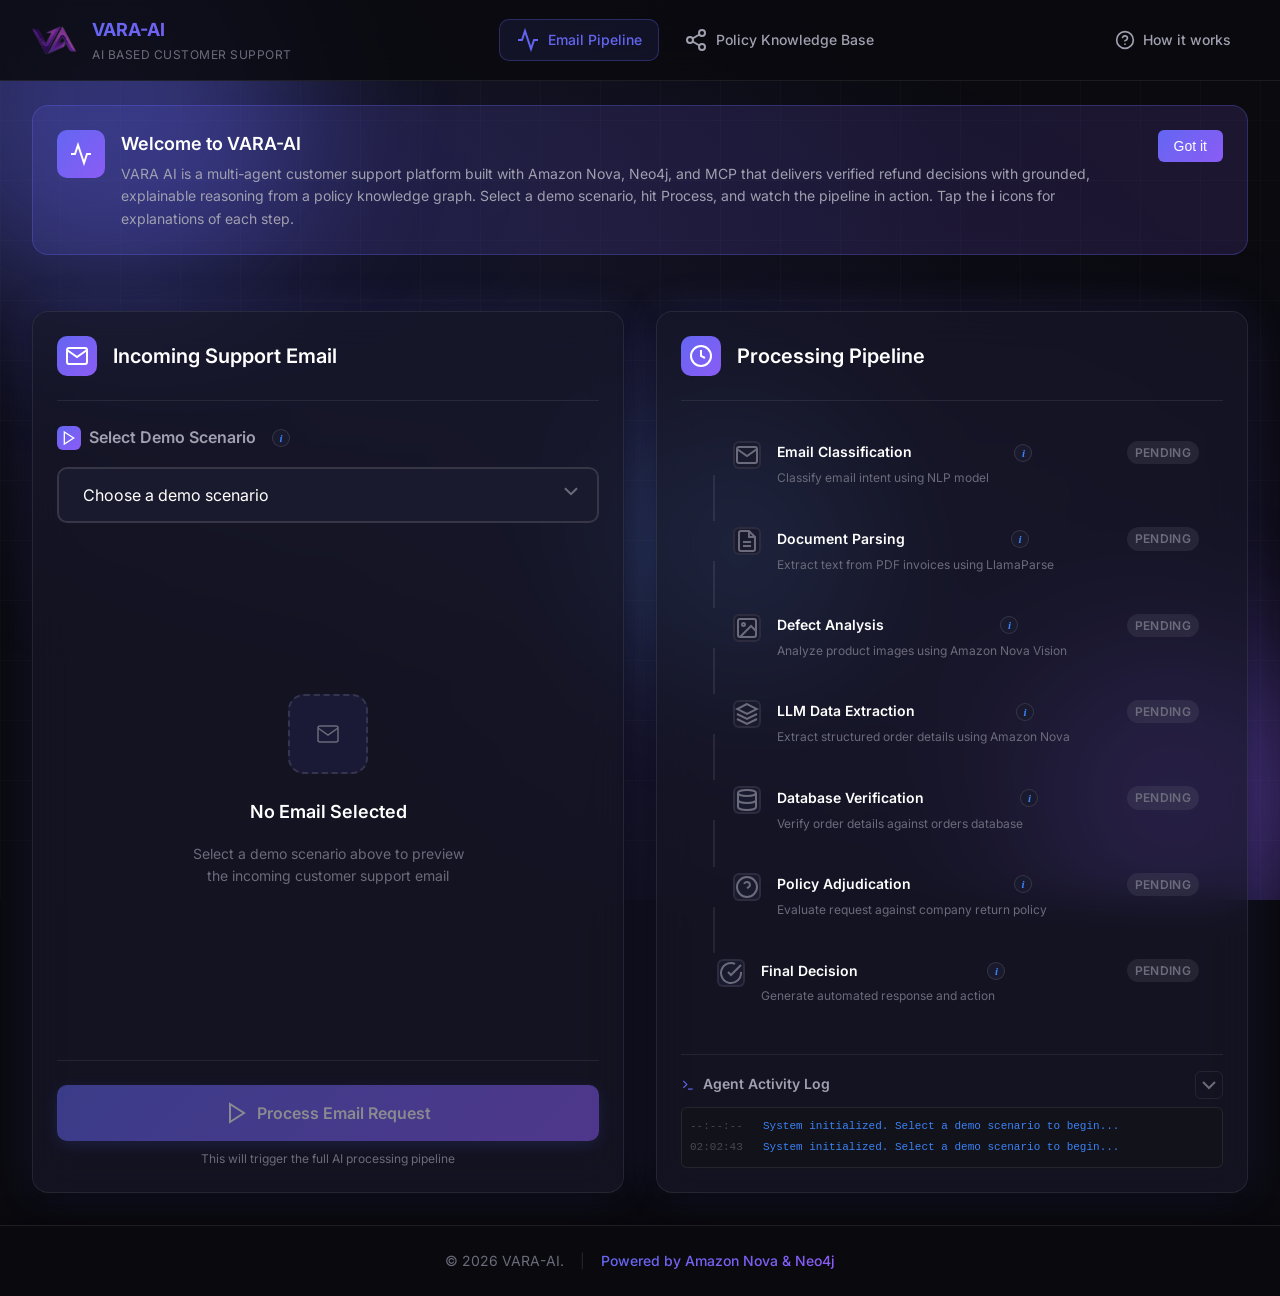
<file: vara-ai-frontend/public/index.html>
<!DOCTYPE html>
<html lang="en">

<head>
    <meta charset="UTF-8">
    <meta name="viewport" content="width=device-width, initial-scale=1.0">
    <title>VARA-AI</title>
    <meta name="description"
        content="AI-powered customer support automation demo - simulate email processing, verification, and policy adjudication">
    <link rel="preconnect" href="https://fonts.googleapis.com">
    <link rel="preconnect" href="https://fonts.gstatic.com" crossorigin>
    <link href="https://fonts.googleapis.com/css2?family=Inter:wght@300;400;500;600;700;800&display=swap"
        rel="stylesheet">
    <link rel="icon" type="image/png" href="favicon.png">
    <!-- Critical CSS to prevent Flash of Unstyled Content (FOUC) -->
    <style>
        /* Prevent SVGs from being oversized on first paint */
        svg:not([width]):not([height]) {
            width: 24px;
            height: 24px;
        }
    </style>
    <link rel="stylesheet" href="navbar.css">
    <link rel="stylesheet" href="hld-modal.css">
    <link rel="stylesheet" href="styles.css">
</head>

<body>
    <!-- Background Effects -->
    <div class="bg-gradient"></div>
    <div class="bg-grid"></div>
    <div class="floating-orbs">
        <div class="orb orb-1"></div>
        <div class="orb orb-2"></div>
        <div class="orb orb-3"></div>
    </div>

    <!-- Shared Navbar (injected by navbar.js) -->
    <div id="navbar-placeholder"></div>

    <!-- Onboarding Banner -->
    <div class="onboarding-banner" id="onboardingBanner">
        <div class="onboarding-icon">
            <svg viewBox="0 0 24 24" fill="none" stroke="currentColor" stroke-width="2">
                <path d="M22 12h-4l-3 9L9 3l-3 9H2" />
            </svg>
        </div>
        <div class="onboarding-content">
            <h3 class="onboarding-title">Welcome to VARA-AI</h3>
            <p class="onboarding-text">VARA AI is a multi-agent customer support platform built with Amazon Nova, Neo4j,
                and MCP that delivers verified refund decisions with grounded, explainable reasoning from a policy
                knowledge graph. Select a demo scenario, hit Process, and watch the pipeline in action. Tap the
                <strong>i</strong> icons for explanations of each step.
            </p>
        </div>
        <button class="onboarding-dismiss" id="dismissOnboarding">Got it</button>
    </div>

    <!-- Main Container -->
    <main class="main-container">
        <!-- Left Panel: Email Preview -->
        <section class="panel panel-input">
            <div class="panel-header">
                <div class="panel-icon">
                    <svg viewBox="0 0 24 24" fill="none" stroke="currentColor" stroke-width="2">
                        <path d="M4 4h16c1.1 0 2 .9 2 2v12c0 1.1-.9 2-2 2H4c-1.1 0-2-.9-2-2V6c0-1.1.9-2 2-2z" />
                        <polyline points="22,6 12,13 2,6" />
                    </svg>
                </div>
                <h2 class="panel-title">Incoming Support Email</h2>
            </div>

            <!-- Demo Scenario Selection -->
            <div class="scenario-section">
                <div class="section-header">
                    <span class="step-badge">
                        <svg viewBox="0 0 24 24" fill="none" stroke="currentColor" stroke-width="2" width="14"
                            height="14">
                            <polygon points="5 3 19 12 5 21 5 3" />
                        </svg>
                    </span>
                    <h3>Select Demo Scenario</h3>
                    <button class="info-icon" data-tooltip="scenario" tabindex="0"
                        aria-label="Info about demo scenarios">i</button>
                </div>
                <div class="scenario-select-wrapper">
                    <select id="scenarioSelect" class="select-input">
                        <option value="">Choose a demo scenario</option>
                    </select>
                    <div class="select-arrow">
                        <svg viewBox="0 0 24 24" fill="none" stroke="currentColor" stroke-width="2">
                            <polyline points="6 9 12 15 18 9" />
                        </svg>
                    </div>
                </div>
            </div>

            <!-- Email Preview (appears on selection) -->
            <div id="emailPreview" class="email-preview hidden">
                <!-- Email Header -->
                <div class="email-header-card">
                    <div class="email-meta-row">
                        <div class="email-meta-item">
                            <span class="meta-label">To:</span>
                            <span class="meta-value support-email">vara.assist@gmail.com</span>
                        </div>
                    </div>

                    <div class="email-meta-row">
                        <div class="email-meta-item">
                            <span class="meta-label">Received:</span>
                            <span class="meta-value" id="receivedAt"></span>
                        </div>
                    </div>
                </div>

                <!-- Email Body -->
                <div class="email-body-section">
                    <div class="section-label">
                        <svg viewBox="0 0 24 24" fill="none" stroke="currentColor" stroke-width="2" width="14"
                            height="14">
                            <path d="M14 2H6a2 2 0 0 0-2 2v16a2 2 0 0 0 2 2h12a2 2 0 0 0 2-2V8z" />
                            <polyline points="14 2 14 8 20 8" />
                            <line x1="16" y1="13" x2="8" y2="13" />
                            <line x1="16" y1="17" x2="8" y2="17" />
                        </svg>
                        Email Content
                    </div>
                    <div class="email-body-content" id="emailBody">
                        <!-- Email body will be inserted here -->
                    </div>
                </div>

                <!-- Attachments -->
                <div class="attachments-section">
                    <div class="section-label">
                        <svg viewBox="0 0 24 24" fill="none" stroke="currentColor" stroke-width="2" width="14"
                            height="14">
                            <path
                                d="M21.44 11.05l-9.19 9.19a6 6 0 0 1-8.49-8.49l9.19-9.19a4 4 0 0 1 5.66 5.66l-9.2 9.19a2 2 0 0 1-2.83-2.83l8.49-8.48" />
                        </svg>
                        Attachments
                    </div>
                    <div class="attachments-list" id="attachmentsList">
                        <!-- Attachments will be inserted here -->
                    </div>
                </div>
            </div>

            <!-- Empty State -->
            <div id="emptyState" class="empty-state">
                <div class="empty-icon">
                    <svg viewBox="0 0 24 24" fill="none" stroke="currentColor" stroke-width="1.5">
                        <path d="M4 4h16c1.1 0 2 .9 2 2v12c0 1.1-.9 2-2 2H4c-1.1 0-2-.9-2-2V6c0-1.1.9-2 2-2z" />
                        <polyline points="22,6 12,13 2,6" />
                    </svg>
                </div>
                <h3>No Email Selected</h3>
                <p>Select a demo scenario above to preview the incoming customer support email</p>
            </div>

            <!-- Submit Button -->
            <div class="submit-section" id="submitSection">
                <button class="submit-btn" id="submitBtn" disabled>
                    <span class="btn-content">
                        <svg viewBox="0 0 24 24" fill="none" stroke="currentColor" stroke-width="2">
                            <polygon points="5 3 19 12 5 21 5 3" />
                        </svg>
                        <span>Process Email Request</span>
                    </span>
                    <span class="btn-loader hidden">
                        <span class="loader-spinner"></span>
                        Processing...
                    </span>
                </button>
                <p class="submit-hint">This will trigger the full AI processing pipeline</p>
            </div>
        </section>

        <!-- Right Panel: Pipeline Visualization -->
        <section class="panel panel-pipeline">
            <div class="panel-header">
                <div class="panel-icon">
                    <svg viewBox="0 0 24 24" fill="none" stroke="currentColor" stroke-width="2">
                        <circle cx="12" cy="12" r="10" />
                        <polyline points="12 6 12 12 16 14" />
                    </svg>
                </div>
                <h2 class="panel-title">Processing Pipeline</h2>
                <div class="pipeline-timer hidden" id="pipelineTimer">
                    <svg viewBox="0 0 24 24" fill="none" stroke="currentColor" stroke-width="2" width="14" height="14">
                        <circle cx="12" cy="12" r="10" />
                        <polyline points="12 6 12 12 16 14" />
                    </svg>
                    <span id="timerValue">00:00</span>
                </div>
            </div>

            <!-- Pipeline Steps -->
            <div class="pipeline-container">
                <!-- Step 1: Email Classification -->
                <div class="pipeline-step" data-step="classification">
                    <div class="step-connector"></div>
                    <div class="step-icon">
                        <svg viewBox="0 0 24 24" fill="none" stroke="currentColor" stroke-width="2">
                            <path d="M4 4h16c1.1 0 2 .9 2 2v12c0 1.1-.9 2-2 2H4c-1.1 0-2-.9-2-2V6c0-1.1.9-2 2-2z" />
                            <polyline points="22,6 12,13 2,6" />
                        </svg>
                    </div>
                    <div class="step-content">
                        <div class="step-header">
                            <h4>Email Classification</h4>
                            <button class="info-icon" data-tooltip="classification" tabindex="0"
                                aria-label="Info about email classification">i</button>
                            <span class="step-status pending">Pending</span>
                        </div>
                        <p class="step-description">Classify email intent using NLP model</p>
                        <div class="step-result hidden">
                            <div class="result-card">
                                <span class="result-label">Category</span>
                                <span class="result-value category-return" id="resultCategory">RETURN</span>
                            </div>
                            <div class="result-card">
                                <span class="result-label">Confidence <button class="info-icon"
                                        data-tooltip="confidence" tabindex="0" aria-label="Info about confidence score"
                                        style="margin-left: 4px;">i</button></span>
                                <div class="confidence-bar">
                                    <div class="confidence-fill" id="resultConfidenceFill" style="width: 99%"></div>
                                    <span class="confidence-value" id="resultConfidenceValue">99%</span>
                                </div>
                            </div>
                        </div>
                    </div>
                </div>

                <!-- Step 2: Document Parsing -->
                <div class="pipeline-step" data-step="parsing">
                    <div class="step-connector"></div>
                    <div class="step-icon">
                        <svg viewBox="0 0 24 24" fill="none" stroke="currentColor" stroke-width="2">
                            <path d="M14 2H6a2 2 0 0 0-2 2v16a2 2 0 0 0 2 2h12a2 2 0 0 0 2-2V8z" />
                            <polyline points="14 2 14 8 20 8" />
                            <line x1="16" y1="13" x2="8" y2="13" />
                            <line x1="16" y1="17" x2="8" y2="17" />
                        </svg>
                    </div>
                    <div class="step-content">
                        <div class="step-header">
                            <h4>Document Parsing</h4>
                            <button class="info-icon" data-tooltip="parsing" tabindex="0"
                                aria-label="Info about document parsing">i</button>
                            <span class="step-status pending">Pending</span>
                        </div>
                        <p class="step-description">Extract text from PDF invoices using LlamaParse</p>
                        <div class="step-result hidden">
                            <div class="result-files" id="parsedFiles">
                                <!-- Parsed files will be inserted here -->
                            </div>
                        </div>
                    </div>
                </div>

                <!-- Step 3: Defect Analysis -->
                <div class="pipeline-step" data-step="defect">
                    <div class="step-connector"></div>
                    <div class="step-icon">
                        <svg viewBox="0 0 24 24" fill="none" stroke="currentColor" stroke-width="2">
                            <rect x="3" y="3" width="18" height="18" rx="2" ry="2" />
                            <circle cx="8.5" cy="8.5" r="1.5" />
                            <polyline points="21 15 16 10 5 21" />
                        </svg>
                    </div>
                    <div class="step-content">
                        <div class="step-header">
                            <h4>Defect Analysis</h4>
                            <button class="info-icon" data-tooltip="defect" tabindex="0"
                                aria-label="Info about defect analysis">i</button>
                            <span class="step-status pending">Pending</span>
                        </div>
                        <p class="step-description">Analyze product images using Amazon Nova Vision</p>
                        <div class="step-result hidden">
                            <div class="defect-analysis" id="defectAnalysis">
                                <span class="no-images-text">No defect images in this request</span>
                            </div>
                        </div>
                    </div>
                </div>

                <!-- Step 4: LLM Extraction -->
                <div class="pipeline-step" data-step="extraction">
                    <div class="step-connector"></div>
                    <div class="step-icon">
                        <svg viewBox="0 0 24 24" fill="none" stroke="currentColor" stroke-width="2">
                            <polygon points="12 2 2 7 12 12 22 7 12 2" />
                            <polyline points="2 17 12 22 22 17" />
                            <polyline points="2 12 12 17 22 12" />
                        </svg>
                    </div>
                    <div class="step-content">
                        <div class="step-header">
                            <h4>LLM Data Extraction</h4>
                            <button class="info-icon" data-tooltip="extraction" tabindex="0"
                                aria-label="Info about LLM extraction">i</button>
                            <span class="step-status pending">Pending</span>
                        </div>
                        <p class="step-description">Extract structured order details using Amazon Nova</p>
                        <div class="step-result hidden">
                            <button class="view-json-btn" data-json="extracted">
                                <svg viewBox="0 0 24 24" fill="none" stroke="currentColor" stroke-width="2" width="14"
                                    height="14">
                                    <path d="M14 2H6a2 2 0 0 0-2 2v16a2 2 0 0 0 2 2h12a2 2 0 0 0 2-2V8z" />
                                    <polyline points="14 2 14 8 20 8" />
                                </svg>
                                View Extracted Data
                            </button>
                        </div>
                    </div>
                </div>

                <!-- Step 5: DB Verification -->
                <div class="pipeline-step" data-step="verification">
                    <div class="step-connector"></div>
                    <div class="step-icon">
                        <svg viewBox="0 0 24 24" fill="none" stroke="currentColor" stroke-width="2">
                            <ellipse cx="12" cy="5" rx="9" ry="3" />
                            <path d="M21 12c0 1.66-4 3-9 3s-9-1.34-9-3" />
                            <path d="M3 5v14c0 1.66 4 3 9 3s9-1.34 9-3V5" />
                        </svg>
                    </div>
                    <div class="step-content">
                        <div class="step-header">
                            <h4>Database Verification</h4>
                            <button class="info-icon" data-tooltip="verification" tabindex="0"
                                aria-label="Info about database verification">i</button>
                            <span class="step-status pending">Pending</span>
                        </div>
                        <p class="step-description">Verify order details against orders database</p>
                        <div class="step-result hidden">
                            <!-- Dynamic sub-steps container for MCP agent tool calls -->
                            <div class="substeps-container dynamic-substeps" id="verificationSubsteps">
                                <!-- Sub-steps will be dynamically added as MCP tools are called -->
                            </div>
                            <div class="verification-result" id="verificationResult" style="display: none;">
                                <div class="verification-icon success">
                                    <svg class="icon-success" viewBox="0 0 24 24" fill="none" stroke="currentColor"
                                        stroke-width="2">
                                        <path d="M22 11.08V12a10 10 0 1 1-5.93-9.14" />
                                        <polyline points="22 4 12 14.01 9 11.01" />
                                    </svg>
                                    <svg class="icon-review" viewBox="0 0 24 24" fill="none" stroke="currentColor"
                                        stroke-width="2" style="display: none;">
                                        <circle cx="12" cy="12" r="10" />
                                        <line x1="12" y1="8" x2="12" y2="12" />
                                        <line x1="12" y1="16" x2="12.01" y2="16" />
                                    </svg>
                                </div>
                                <div class="verification-text">
                                    <span class="verification-status">Order Verified</span>
                                    <span class="verification-details">Customer & order matched in database</span>
                                </div>
                            </div>
                            <button class="view-json-btn" data-json="verified">
                                <svg viewBox="0 0 24 24" fill="none" stroke="currentColor" stroke-width="2" width="14"
                                    height="14">
                                    <path d="M14 2H6a2 2 0 0 0-2 2v16a2 2 0 0 0 2 2h12a2 2 0 0 0 2-2V8z" />
                                    <polyline points="14 2 14 8 20 8" />
                                </svg>
                                View Verified Order
                            </button>
                        </div>

                    </div>
                </div>

                <!-- Step 6: Policy Adjudication -->
                <div class="pipeline-step" data-step="adjudication">
                    <div class="step-connector"></div>
                    <div class="step-icon">
                        <svg viewBox="0 0 24 24" fill="none" stroke="currentColor" stroke-width="2">
                            <circle cx="12" cy="12" r="10" />
                            <path d="M9.09 9a3 3 0 0 1 5.83 1c0 2-3 3-3 3" />
                            <line x1="12" y1="17" x2="12.01" y2="17" />
                        </svg>
                    </div>
                    <div class="step-content">
                        <div class="step-header">
                            <h4>Policy Adjudication</h4>
                            <button class="info-icon" data-tooltip="adjudication" tabindex="0"
                                aria-label="Info about policy adjudication">i</button>
                            <span class="step-status pending">Pending</span>
                        </div>
                        <p class="step-description">Evaluate request against company return policy</p>
                        <div class="step-result hidden">
                            <div class="substeps-container" id="adjudicationSubsteps">
                                <div class="substep" data-substep="context">
                                    <span class="substep-indicator pending">○</span>
                                    <span class="substep-name">Build Context</span>
                                    <span class="substep-status">Pending</span>
                                    <div class="substep-detail"></div>
                                </div>
                                <div class="substep" data-substep="classify">
                                    <span class="substep-indicator pending">○</span>
                                    <span class="substep-name">Classify Category</span>
                                    <span class="substep-status">Pending</span>
                                    <div class="substep-detail"></div>
                                </div>
                                <div class="substep" data-substep="graph">
                                    <span class="substep-indicator pending">○</span>
                                    <span class="substep-name">Graph Traversal</span>
                                    <span class="substep-status">Pending</span>
                                    <div class="substep-detail"></div>
                                </div>
                                <div class="substep" data-substep="sources">
                                    <span class="substep-indicator pending">○</span>
                                    <span class="substep-name">Fetch Citations</span>
                                    <span class="substep-status">Pending</span>
                                    <div class="substep-detail"></div>
                                </div>
                                <div class="substep" data-substep="decision">
                                    <span class="substep-indicator pending">○</span>
                                    <span class="substep-name">LLM Decision</span>
                                    <span class="substep-status">Pending</span>
                                    <div class="substep-detail"></div>
                                </div>
                                <div class="substep" data-substep="explain">
                                    <span class="substep-indicator pending">○</span>
                                    <span class="substep-name">Generate Explanation</span>
                                    <span class="substep-status">Pending</span>
                                    <div class="substep-detail"></div>
                                </div>
                            </div>
                        </div>

                    </div>
                </div>

                <!-- Step 7: Final Decision -->
                <div class="pipeline-step final" data-step="decision">
                    <div class="step-icon">
                        <svg viewBox="0 0 24 24" fill="none" stroke="currentColor" stroke-width="2">
                            <path d="M22 11.08V12a10 10 0 1 1-5.93-9.14" />
                            <polyline points="22 4 12 14.01 9 11.01" />
                        </svg>
                    </div>
                    <div class="step-content">
                        <div class="step-header">
                            <h4>Final Decision</h4>
                            <button class="info-icon" data-tooltip="decision" tabindex="0"
                                aria-label="Info about final decision">i</button>
                            <span class="step-status pending">Pending</span>
                        </div>
                        <p class="step-description">Generate automated response and action</p>
                        <div class="step-result hidden">
                            <div class="final-decision approved" id="finalDecision">
                                <div class="decision-badge" id="decisionBadge">
                                    <svg viewBox="0 0 24 24" fill="none" stroke="currentColor" stroke-width="2">
                                        <path d="M22 11.08V12a10 10 0 1 1-5.93-9.14" />
                                        <polyline points="22 4 12 14.01 9 11.01" />
                                    </svg>
                                    <span id="decisionText">APPROVED</span>
                                </div>
                                <div class="decision-details">
                                    <div class="reasoning-section">
                                        <h5>🧠 Reasoning</h5>
                                        <p class="decision-reasoning" id="decisionReasoning">Analyzing policy rules...
                                        </p>
                                    </div>
                                    <div class="explanation-section">
                                        <h5>💬 Customer Explanation</h5>
                                        <p class="customer-explanation" id="customerExplanation">Generating
                                            explanation...</p>
                                    </div>
                                </div>
                            </div>
                        </div>
                    </div>
                </div>
            </div>

            <!-- Agent Logs Panel -->
            <div class="agent-logs-section">
                <div class="logs-header">
                    <h3>
                        <svg viewBox="0 0 24 24" fill="none" stroke="currentColor" stroke-width="2" width="16"
                            height="16">
                            <polyline points="4 17 10 11 4 5" />
                            <line x1="12" y1="19" x2="20" y2="19" />
                        </svg>
                        Agent Activity Log
                    </h3>
                    <button class="logs-toggle" id="logsToggle">
                        <svg viewBox="0 0 24 24" fill="none" stroke="currentColor" stroke-width="2">
                            <polyline points="6 9 12 15 18 9" />
                        </svg>
                    </button>
                </div>
                <div class="logs-container" id="logsContainer">
                    <div class="log-entry info">
                        <span class="log-time">--:--:--</span>
                        <span class="log-message">System initialized. Select a demo scenario to begin...</span>
                    </div>
                </div>
            </div>
        </section>
    </main>

    <!-- JSON Viewer Modal -->
    <div class="modal-overlay hidden" id="jsonModal">
        <div class="modal-content">
            <div class="modal-header">
                <h3 id="modalTitle">Extracted Data</h3>
                <button class="modal-close" id="modalClose">
                    <svg viewBox="0 0 24 24" fill="none" stroke="currentColor" stroke-width="2">
                        <line x1="18" y1="6" x2="6" y2="18" />
                        <line x1="6" y1="6" x2="18" y2="18" />
                    </svg>
                </button>
            </div>
            <div class="modal-body">
                <pre id="jsonContent"><code></code></pre>
            </div>
            <div class="modal-footer">
                <button class="modal-btn secondary" id="copyJsonBtn">
                    <svg viewBox="0 0 24 24" fill="none" stroke="currentColor" stroke-width="2" width="14" height="14">
                        <rect x="9" y="9" width="13" height="13" rx="2" ry="2" />
                        <path d="M5 15H4a2 2 0 0 1-2-2V4a2 2 0 0 1 2-2h9a2 2 0 0 1 2 2v1" />
                    </svg>
                    Copy JSON
                </button>
                <button class="modal-btn primary" id="closeModalBtn">Close</button>
            </div>
        </div>
    </div>

    <!-- HLD Modal (injected by hld-modal.js) -->

    <!-- Shared Footer (injected by navbar.js) -->
    <div id="footer-placeholder"></div>

    <script src="navbar.js"></script>
    <script src="hld-modal.js"></script>
    <script src="app.js"></script>
</body>

</html>
</file>
<file: vara-ai-frontend/public/navbar.css>
/* ===== Shared Navbar Styles ===== */

/* Header */
.header {
    position: sticky;
    top: 0;
    z-index: 100;
    width: 100%;
    background: rgba(10, 10, 15, 0.85);
    backdrop-filter: blur(20px);
    border-bottom: 1px solid var(--border-color);
    padding: var(--spacing-md) var(--spacing-xl);
    transition: transform 0.35s cubic-bezier(0.4, 0, 0.2, 1);
}

.header.header-hidden {
    transform: translateY(-100%);
}

.header-content {
    max-width: 1600px;
    margin: 0 auto;
    display: flex;
    justify-content: space-between;
    align-items: center;
}

.logo {
    display: flex;
    align-items: center;
    gap: var(--spacing-md);
}

.logo-icon {
    width: 44px;
    height: 44px;
    display: flex;
    align-items: center;
    justify-content: center;
}

.logo-icon img {
    width: 100%;
    height: 100%;
    object-fit: contain;
    border-radius: var(--radius-md);
}

.logo-icon svg {
    width: 24px;
    height: 24px;
    color: white;
}

.logo-text {
    display: flex;
    flex-direction: column;
}

.logo-title {
    font-size: var(--font-size-lg);
    font-weight: 700;
    background: var(--accent-gradient);
    -webkit-background-clip: text;
    -webkit-text-fill-color: transparent;
    background-clip: text;
}

.logo-subtitle {
    font-size: var(--font-size-xs);
    color: var(--text-muted);
    text-transform: uppercase;
    letter-spacing: 0.5px;
}

/* Header Navigation */
.header-nav {
    display: flex;
    align-items: center;
    gap: var(--spacing-sm);
}

.nav-link {
    display: flex;
    align-items: center;
    gap: var(--spacing-sm);
    padding: var(--spacing-sm) var(--spacing-md);
    color: var(--text-secondary);
    text-decoration: none;
    font-size: var(--font-size-sm);
    font-weight: 500;
    border-radius: var(--radius-md);
    transition: var(--transition-base);
    border: 1px solid transparent;
}

.nav-link svg {
    width: 18px;
    height: 18px;
}

.nav-link:hover {
    color: var(--text-primary);
    background: rgba(255, 255, 255, 0.05);
    border-color: var(--border-color);
}

.nav-link.active {
    color: var(--accent-primary);
    background: rgba(99, 102, 241, 0.1);
    border-color: rgba(99, 102, 241, 0.3);
}

.nav-link.active svg {
    color: var(--accent-primary);
}

/* Status Indicator */
.status-indicator {
    display: flex;
    align-items: center;
    gap: var(--spacing-sm);
    padding: var(--spacing-sm) var(--spacing-md);
    background: rgba(34, 197, 94, 0.1);
    border: 1px solid rgba(34, 197, 94, 0.2);
    border-radius: var(--radius-full);
}

.status-dot {
    width: 8px;
    height: 8px;
    background: var(--success);
    border-radius: 50%;
    animation: pulse 2s infinite;
}

@keyframes pulse {

    0%,
    100% {
        opacity: 1;
        transform: scale(1);
    }

    50% {
        opacity: 0.7;
        transform: scale(1.1);
    }
}

.status-text {
    font-size: var(--font-size-sm);
    color: var(--success);
    font-weight: 500;
}

/* Help Link */
.help-link {
    display: flex;
    align-items: center;
    gap: var(--spacing-sm);
    color: var(--text-secondary);
    font-size: var(--font-size-sm);
    font-weight: 500;
    text-decoration: none;
    padding: var(--spacing-sm) var(--spacing-md);
    border-radius: var(--radius-md);
    transition: var(--transition-base);
    cursor: pointer;
    border: 1px solid transparent;
}

.help-link:hover {
    color: var(--text-primary);
    background: rgba(255, 255, 255, 0.05);
    border-color: var(--border-color);
}

.help-link svg,
.header-content .help-link svg {
    width: 20px;
    height: 20px;
}

/* Footer */
.site-footer {
    position: relative;
    z-index: 1;
    background: rgba(10, 10, 15, 0.95);
    backdrop-filter: blur(20px);
    border-top: 1px solid var(--border-color);
    padding: var(--spacing-lg) var(--spacing-xl);
    margin-top: auto;
    width: 100%;
    box-shadow: 0 -4px 24px rgba(0, 0, 0, 0.3);
}

.footer-content {
    max-width: 1600px;
    margin: 0 auto;
    display: flex;
    justify-content: center;
    align-items: center;
    gap: var(--spacing-md);
    flex-wrap: wrap;
}

.copyright {
    font-size: var(--font-size-sm);
    color: var(--text-muted);
}

.footer-divider {
    color: var(--border-color-light);
    font-size: var(--font-size-sm);
}

.footer-tagline {
    font-size: var(--font-size-sm);
    color: var(--text-muted);
    background: var(--accent-gradient);
    -webkit-background-clip: text;
    -webkit-text-fill-color: transparent;
    background-clip: text;
    font-weight: 500;
}

/* Responsive Navbar & Footer */
@media (max-width: 768px) {
    .header-content {
        flex-direction: column;
        gap: var(--spacing-md);
        text-align: center;
    }

    .logo {
        justify-content: center;
    }

    .footer-content {
        flex-direction: column;
        gap: var(--spacing-sm);
    }

    .footer-divider {
        display: none;
    }
}
</file>
<file: vara-ai-frontend/public/hld-modal.css>
/* ============================================
   HLD Pipeline Diagram Modal Styles
   Interactive, Animated System Architecture View
   Shared across all pages
   ============================================ */

/* Modal Overlay */
.hld-modal-overlay {
    position: fixed;
    top: 0;
    left: 0;
    right: 0;
    bottom: 0;
    background: rgba(0, 0, 0, 0.85);
    backdrop-filter: blur(10px);
    z-index: 1000;
    display: flex;
    align-items: center;
    justify-content: center;
    padding: var(--spacing-xl);
    animation: fadeIn 0.3s ease;
}

.hld-modal-overlay.hidden {
    display: none;
}

/* Modal Content */
.hld-modal-content {
    background: linear-gradient(145deg, rgba(18, 18, 26, 0.95) 0%, rgba(10, 10, 15, 0.98) 100%);
    border: 1px solid rgba(99, 102, 241, 0.3);
    border-radius: var(--radius-xl);
    width: 100%;
    max-width: 1400px;
    max-height: 90vh;
    overflow: hidden;
    /* Contain content within modal, enable scrolling in body */
    box-shadow:
        0 0 60px rgba(99, 102, 241, 0.15),
        0 0 100px rgba(139, 92, 246, 0.1),
        inset 0 1px 0 rgba(255, 255, 255, 0.05);
    animation: slideUp 0.4s cubic-bezier(0.16, 1, 0.3, 1);
    display: flex;
    flex-direction: column;
}

@keyframes slideUp {
    from {
        opacity: 0;
        transform: translateY(30px) scale(0.98);
    }

    to {
        opacity: 1;
        transform: translateY(0) scale(1);
    }
}

/* Modal Header */
.hld-modal-header {
    padding: var(--spacing-xl) var(--spacing-2xl);
    border-bottom: 1px solid var(--border-color);
    position: relative;
    background: linear-gradient(180deg, rgba(99, 102, 241, 0.08) 0%, transparent 100%);
}

.hld-modal-title {
    display: flex;
    align-items: center;
    gap: var(--spacing-md);
}

.hld-modal-title svg {
    color: var(--accent-primary);
    filter: drop-shadow(0 0 8px rgba(99, 102, 241, 0.5));
}

.hld-modal-title h2 {
    font-size: var(--font-size-2xl);
    font-weight: 700;
    background: linear-gradient(135deg, #fff 0%, #a0a0b0 100%);
    -webkit-background-clip: text;
    -webkit-text-fill-color: transparent;
    background-clip: text;
}

.hld-modal-subtitle {
    font-size: var(--font-size-sm);
    color: var(--text-muted);
    margin-top: var(--spacing-xs);
    margin-left: 40px;
}

.hld-modal-close {
    position: absolute;
    top: var(--spacing-lg);
    right: var(--spacing-lg);
    width: 40px;
    height: 40px;
    border: none;
    background: rgba(255, 255, 255, 0.05);
    border-radius: var(--radius-md);
    color: var(--text-muted);
    cursor: pointer;
    display: flex;
    align-items: center;
    justify-content: center;
    transition: all var(--transition-base);
}

.hld-modal-close:hover {
    background: rgba(239, 68, 68, 0.15);
    color: var(--error);
    transform: rotate(90deg);
}

.hld-modal-close svg {
    width: 20px;
    height: 20px;
}

/* Modal Body */
.hld-modal-body {
    padding: var(--spacing-xl) var(--spacing-2xl);
    padding-bottom: var(--spacing-2xl);
    overflow-y: auto;
    overflow-x: hidden;
    max-height: calc(90vh - 120px);
    flex: 1;
}

/* Scrollbar styling for modal body */
.hld-modal-body::-webkit-scrollbar {
    width: 8px;
}

.hld-modal-body::-webkit-scrollbar-track {
    background: rgba(0, 0, 0, 0.2);
    border-radius: var(--radius-full);
}

.hld-modal-body::-webkit-scrollbar-thumb {
    background: rgba(99, 102, 241, 0.4);
    border-radius: var(--radius-full);
    transition: background var(--transition-base);
}

.hld-modal-body::-webkit-scrollbar-thumb:hover {
    background: rgba(99, 102, 241, 0.6);
}

/* Pipeline Container */
.hld-pipeline-container {
    position: relative;
    padding: var(--spacing-lg) var(--spacing-xl);
    padding-bottom: 80px;
    /* Space for tooltips below */
    min-height: 300px;
    overflow: visible;
}

/* SVG Flow Lines — replaced by CSS animated dots */
.hld-flow-lines {
    display: none;
}

/* Pipeline Steps Row */
.hld-steps-row {
    display: flex;
    justify-content: space-between;
    align-items: center;
    gap: var(--spacing-md);
    position: relative;
    z-index: 1;
}

/* Individual Step */
.hld-step {
    flex: 1;
    max-width: 160px;
    display: flex;
    flex-direction: column;
    align-items: center;
    gap: var(--spacing-sm);
    padding: var(--spacing-lg);
    background: rgba(26, 26, 46, 0.6);
    border: 1px solid var(--border-color);
    border-radius: var(--radius-lg);
    cursor: pointer;
    transition: all 0.4s cubic-bezier(0.16, 1, 0.3, 1);
    position: relative;
    z-index: 3;
    backdrop-filter: blur(10px);
}

.hld-step:hover {
    border-color: var(--accent-primary);
    background: rgba(99, 102, 241, 0.1);
    box-shadow:
        0 20px 40px rgba(0, 0, 0, 0.3),
        0 0 30px rgba(99, 102, 241, 0.2);
}

.hld-step:focus {
    outline: none;
    border-color: var(--accent-primary);
    box-shadow: 0 0 0 3px rgba(99, 102, 241, 0.3);
}

/* Step Icon */
.hld-step-icon {
    width: 60px;
    height: 60px;
    border-radius: var(--radius-md);
    display: flex;
    align-items: center;
    justify-content: center;
    margin-bottom: var(--spacing-xs);
    position: relative;
    transition: all 0.4s cubic-bezier(0.16, 1, 0.3, 1);
}

.hld-step-icon::before {
    content: '';
    position: absolute;
    inset: -3px;
    border-radius: inherit;
    background: inherit;
    opacity: 0.3;
    filter: blur(8px);
    z-index: -1;
}

.hld-step-icon svg {
    width: 28px;
    height: 28px;
    color: white;
}

.hld-step.active .hld-step-icon {
    transform: scale(1.1);
}

/* Icon Color Variations */
.hld-step-icon.email {
    background: linear-gradient(135deg, #3b82f6 0%, #1d4ed8 100%);
}

.hld-step-icon.gmail {
    background: linear-gradient(135deg, #f97316 0%, #ea580c 100%);
}

.hld-step-icon.classify {
    background: linear-gradient(135deg, #6366f1 0%, #8b5cf6 100%);
}

.hld-step-icon.docs {
    background: linear-gradient(135deg, #d946ef 0%, #c026d3 100%);
    /* Fuchsia */
}

.hld-step-icon.database {
    background: linear-gradient(135deg, #06b6d4 0%, #0891b2 100%);
    /* Cyan */
}

.hld-step-icon.policy {
    background: linear-gradient(135deg, #e11d48 0%, #be123c 100%);
    /* Rose/Red */
}

.hld-step-icon.decision {
    background: linear-gradient(135deg, #22c55e 0%, #16a34a 100%);
}

/* Step Label */
.hld-step-label {
    font-size: var(--font-size-sm);
    font-weight: 600;
    color: var(--text-primary);
    text-align: center;
    line-height: 1.3;
}

/* Step Badge */
.hld-step-badge {
    font-size: 10px;
    font-weight: 700;
    text-transform: uppercase;
    letter-spacing: 0.5px;
    padding: 4px 10px;
    border-radius: var(--radius-full);
    background: rgba(255, 255, 255, 0.08);
    color: var(--text-muted);
    border: 1px solid var(--border-color);
}

.hld-step-badge.input {
    background: rgba(59, 130, 246, 0.15);
    color: #60a5fa;
    border-color: rgba(59, 130, 246, 0.3);
}

.hld-step-badge.trigger {
    background: rgba(249, 115, 22, 0.15);
    color: #fb923c;
    border-color: rgba(249, 115, 22, 0.3);
}

.hld-step-badge.nova {
    background: rgba(99, 102, 241, 0.15);
    color: #818cf8;
    border-color: rgba(99, 102, 241, 0.3);
}

.hld-step-badge.mcp {
    background: rgba(217, 70, 239, 0.15);
    color: #e879f9;
    border-color: rgba(217, 70, 239, 0.3);
}

.hld-step-badge.postgres {
    background: rgba(6, 182, 212, 0.15);
    color: #22d3ee;
    border-color: rgba(6, 182, 212, 0.3);
}

.hld-step-badge.neo4j {
    background: rgba(225, 29, 72, 0.15);
    color: #fb7185;
    border-color: rgba(225, 29, 72, 0.3);
}

.hld-step-badge.output {
    background: rgba(34, 197, 94, 0.15);
    color: #4ade80;
    border-color: rgba(34, 197, 94, 0.3);
}

/* Step Tooltip - Positioned BELOW the step */
.hld-step-tooltip {
    position: absolute;
    top: calc(100% + 16px);
    left: 50%;
    transform: translateX(-50%) translateY(-10px);
    width: 280px;
    padding: var(--spacing-lg);
    background: rgba(26, 26, 46, 0.98);
    border: 1px solid rgba(99, 102, 241, 0.4);
    border-radius: var(--radius-lg);
    box-shadow:
        0 20px 50px rgba(0, 0, 0, 0.5),
        0 0 40px rgba(99, 102, 241, 0.15);
    opacity: 0;
    visibility: hidden;
    transition: all 0.3s cubic-bezier(0.16, 1, 0.3, 1);
    z-index: 100;
    backdrop-filter: blur(20px);
}

/* Arrow pointing UP to the step */
.hld-step-tooltip::after {
    content: '';
    position: absolute;
    top: -8px;
    left: 50%;
    transform: translateX(-50%) rotate(45deg);
    width: 16px;
    height: 16px;
    background: rgba(26, 26, 46, 0.98);
    border-left: 1px solid rgba(99, 102, 241, 0.4);
    border-top: 1px solid rgba(99, 102, 241, 0.4);
}

/* Click-to-toggle: show tooltip when step has .active class */
.hld-step.active .hld-step-tooltip {
    opacity: 1;
    visibility: visible;
    transform: translateX(-50%) translateY(0);
}

/* Active step highlight (desktop) */
.hld-step.active {
    border-color: var(--accent-primary);
    background: rgba(99, 102, 241, 0.1);
    box-shadow:
        0 20px 40px rgba(0, 0, 0, 0.3),
        0 0 30px rgba(99, 102, 241, 0.2);
}

/* Edge-aware tooltip positioning for first step */
.hld-step:first-child .hld-step-tooltip {
    left: 0;
    transform: translateX(0) translateY(-10px);
}

.hld-step:first-child .hld-step-tooltip::after {
    left: 70px;
}

.hld-step:first-child.active .hld-step-tooltip {
    transform: translateX(0) translateY(0);
}

/* Edge-aware tooltip positioning for last step */
.hld-step:last-child .hld-step-tooltip {
    left: auto;
    right: 0;
    transform: translateX(0) translateY(-10px);
}

.hld-step:last-child .hld-step-tooltip::after {
    left: auto;
    right: 70px;
}

.hld-step:last-child.active .hld-step-tooltip {
    transform: translateX(0) translateY(0);
}

.hld-step-tooltip h4 {
    font-size: var(--font-size-sm);
    font-weight: 600;
    margin-bottom: var(--spacing-xs);
    color: var(--text-primary);
}

.hld-step-tooltip p {
    font-size: var(--font-size-xs);
    color: var(--text-secondary);
    line-height: 1.5;
    margin-bottom: var(--spacing-sm);
}

.hld-step-tooltip strong {
    color: var(--accent-primary);
}

.tooltip-details {
    display: flex;
    flex-wrap: wrap;
    gap: var(--spacing-sm);
}

.tooltip-details .detail-item {
    display: inline-flex;
    align-items: center;
    gap: 6px;
    font-size: var(--font-size-xs);
    color: var(--text-muted);
    padding: 4px 10px;
    background: rgba(255, 255, 255, 0.05);
    border-radius: var(--radius-sm);
    border: 1px solid var(--border-color);
}

.tooltip-details .detail-item svg {
    color: var(--accent-primary);
    flex-shrink: 0;
}

/* Category Colors in Tooltip */
.tooltip-details .category-return {
    background: rgba(249, 115, 22, 0.15);
    color: #fb923c;
    border-color: rgba(249, 115, 22, 0.3);
}

.tooltip-details .category-refund {
    background: rgba(34, 197, 94, 0.15);
    color: #4ade80;
    border-color: rgba(34, 197, 94, 0.3);
}

.tooltip-details .category-replace {
    background: rgba(59, 130, 246, 0.15);
    color: #60a5fa;
    border-color: rgba(59, 130, 246, 0.3);
}

.tooltip-details .decision-approve {
    background: rgba(34, 197, 94, 0.15);
    color: #4ade80;
    border-color: rgba(34, 197, 94, 0.3);
}

.tooltip-details .decision-deny {
    background: rgba(239, 68, 68, 0.15);
    color: #f87171;
    border-color: rgba(239, 68, 68, 0.3);
}

.tooltip-details .decision-review {
    background: rgba(251, 191, 36, 0.15);
    color: #fbbf24;
    border-color: rgba(251, 191, 36, 0.3);
}

/* Technology Legend */
.hld-legend {
    margin-top: var(--spacing-2xl);
    padding: var(--spacing-lg);
    background: rgba(26, 26, 46, 0.4);
    border: 1px solid var(--border-color);
    border-radius: var(--radius-lg);
}

.hld-legend h4 {
    font-size: var(--font-size-sm);
    font-weight: 600;
    color: var(--text-muted);
    text-transform: uppercase;
    letter-spacing: 1px;
    margin-bottom: var(--spacing-md);
}

.legend-items {
    display: flex;
    flex-wrap: wrap;
    gap: 8px;
    justify-content: center;
    max-width: 900px;
    margin: 0 auto;
}

.legend-item {
    display: flex;
    align-items: center;
    gap: 6px;
    font-size: 11px;
    color: var(--text-secondary);
    background: rgba(255, 255, 255, 0.05);
    padding: 4px 10px;
    border-radius: 4px;
    border: 1px solid rgba(255, 255, 255, 0.1);
    transition: all 0.2s ease;
}

.legend-item:hover {
    background: rgba(255, 255, 255, 0.1);
    border-color: rgba(99, 102, 241, 0.3);
    transform: translateY(-1px);
}

.legend-dot {
    width: 12px;
    height: 12px;
    border-radius: 50%;
    position: relative;
}

.legend-dot::after {
    content: '';
    position: absolute;
    inset: -2px;
    border-radius: 50%;
    background: inherit;
    opacity: 0.4;
    filter: blur(4px);
}

.legend-dot.nova {
    background: linear-gradient(135deg, #6366f1, #8b5cf6);
}

.legend-dot.mcp {
    background: linear-gradient(135deg, #8b5cf6, #a855f7);
}

.legend-dot.neo4j {
    background: linear-gradient(135deg, #008cc1, #0066a1);
}

.legend-dot.postgres {
    background: linear-gradient(135deg, #06b6d4, #0891b2);
}

.legend-dot.gcp {
    background: linear-gradient(135deg, #f97316, #ea580c);
}

/* ============================================
   Responsive Design
   ============================================ */

/* Tablet / medium screens — vertical pipeline flow */
@media (max-width: 1200px) {
    .hld-flow-lines {
        display: none;
    }

    .hld-modal-content {
        overflow: hidden;
    }

    .hld-modal-body {
        overflow-y: auto;
        overflow-x: hidden;
        -webkit-overflow-scrolling: touch;
    }

    .hld-pipeline-container {
        padding-bottom: var(--spacing-xl);
        min-height: auto;
    }

    /* Vertical pipeline layout */
    .hld-steps-row {
        display: flex;
        flex-direction: column;
        align-items: center;
        gap: 0;
        position: relative;
        z-index: 1;
    }

    .hld-step {
        max-width: 340px;
        width: 100%;
        flex-direction: row;
        align-items: center;
        gap: var(--spacing-md);
        padding: var(--spacing-md) var(--spacing-lg);
        position: relative;
    }

    .hld-step-icon {
        margin-bottom: 0;
        flex-shrink: 0;
    }

    /* Right side: label + badge stacked */
    .hld-step-info {
        display: flex;
        flex-direction: column;
        align-items: flex-start;
    }

    .hld-step-label {
        text-align: left;
    }

    /* Remove per-step pseudo-elements on mobile */
    .hld-step::before,
    .hld-step::after {
        display: none !important;
    }

    /* Full-height vertical connection line behind all steps */
    .hld-steps-row::before {
        content: '';
        position: absolute;
        top: 5%;
        bottom: 5%;
        left: 50%;
        width: 2px;
        transform: translateX(-50%);
        background: linear-gradient(180deg,
                rgba(99, 102, 241, 0.3) 0%,
                rgba(139, 92, 246, 0.4) 50%,
                rgba(99, 102, 241, 0.3) 100%);
        z-index: -1;
    }

    /* Single animated dot traversing the vertical pipeline top-to-bottom */
    .hld-steps-row::after {
        content: '';
        position: absolute;
        top: 0;
        left: 50%;
        width: 8px;
        height: 8px;
        border-radius: 50%;
        background: #818cf8;
        box-shadow: 0 0 10px rgba(99, 102, 241, 0.8), 0 0 20px rgba(99, 102, 241, 0.4);
        transform: translateX(-50%) translateY(-50%);
        z-index: 1;
        pointer-events: none;
        animation: verticalPipelineDot 9s ease-in-out infinite;
    }

    @keyframes verticalPipelineDot {
        0% {
            top: 5%;
            opacity: 0;
        }

        5% {
            opacity: 1;
        }

        95% {
            opacity: 1;
        }

        100% {
            top: 95%;
            opacity: 0;
        }
    }

    /* Spacing for connector gap */
    .hld-step+.hld-step {
        margin-top: 24px;
    }

    /* Tap-to-expand tooltips */
    .hld-step-tooltip {
        position: static;
        transform: none;
        width: 100%;
        max-height: 0;
        overflow: hidden;
        opacity: 0;
        padding: 0;
        margin: 0;
        border: none;
        box-shadow: none;
        background: transparent;
        transition: max-height 0.35s ease, opacity 0.25s ease, padding 0.35s ease, margin 0.35s ease;
        backdrop-filter: none;
        flex-basis: 100%;
    }

    .hld-step-tooltip::after {
        display: none;
    }

    /* Make step a wrapping flex so tooltip goes below */
    .hld-step {
        flex-wrap: wrap;
    }

    /* Override desktop tooltip positioning — make inline */
    .hld-step.active .hld-step-tooltip {
        position: static;
        transform: none;
        left: auto;
        max-height: 300px;
        opacity: 1;
        visibility: visible;
        padding: var(--spacing-md);
        margin-top: var(--spacing-sm);
        background: rgba(26, 26, 46, 0.95);
        border: 1px solid rgba(99, 102, 241, 0.3);
        border-radius: var(--radius-md);
        box-shadow: 0 8px 24px rgba(0, 0, 0, 0.3);
        width: 100%;
        flex-basis: 100%;
    }

    /* Active step highlight */
    .hld-step.active {
        border-color: var(--accent-primary);
        background: rgba(99, 102, 241, 0.1);
        box-shadow:
            0 8px 24px rgba(0, 0, 0, 0.3),
            0 0 20px rgba(99, 102, 241, 0.15);
    }

    /* Prevent hover shift */
    .hld-step:hover {
        transform: none;
    }

    /* Edge-aware overrides — inline tooltip, no positioning needed */
    .hld-step:first-child .hld-step-tooltip,
    .hld-step:last-child .hld-step-tooltip {
        left: auto;
        right: auto;
        transform: none;
    }

    .hld-step:first-child.active .hld-step-tooltip,
    .hld-step:last-child.active .hld-step-tooltip {
        transform: none;
    }

    .hld-legend {
        margin-top: var(--spacing-xl);
    }
}

/* Small tablets / large phones */
@media (max-width: 900px) {
    .hld-modal-overlay {
        padding: var(--spacing-md);
    }

    .hld-modal-header {
        padding: var(--spacing-lg) var(--spacing-xl);
    }

    .hld-modal-body {
        padding: var(--spacing-lg);
    }
}

/* Mobile */
@media (max-width: 768px) {
    .hld-modal-overlay {
        padding: var(--spacing-sm);
    }

    .hld-modal-content {
        max-height: 100vh;
        max-height: 100dvh;
        border-radius: var(--radius-lg);
    }

    .hld-modal-header {
        padding: var(--spacing-lg);
        flex-shrink: 0;
    }

    .hld-modal-body {
        padding: var(--spacing-md);
        max-height: none;
    }

    .hld-pipeline-container {
        padding: var(--spacing-sm) 0;
        padding-bottom: var(--spacing-md);
    }

    .hld-modal-title h2 {
        font-size: var(--font-size-xl);
    }

    .hld-step {
        max-width: 100%;
        padding: var(--spacing-md);
    }

    .hld-step-icon {
        width: 50px;
        height: 50px;
    }

    .hld-step-icon svg {
        width: 24px;
        height: 24px;
    }

    .legend-items {
        gap: var(--spacing-sm);
    }

    .hld-legend {
        margin-top: var(--spacing-lg);
    }
}

/* Very small phones */
@media (max-width: 420px) {
    .hld-modal-overlay {
        padding: 0;
    }

    .hld-modal-content {
        border-radius: 0;
        max-height: 100vh;
        max-height: 100dvh;
    }

    .hld-step {
        padding: var(--spacing-sm) var(--spacing-md);
    }

    .hld-step-icon {
        width: 44px;
        height: 44px;
    }

    .hld-step-label {
        font-size: var(--font-size-xs);
    }

    .hld-step-tooltip h4 {
        font-size: var(--font-size-xs);
    }

    .hld-step-badge {
        font-size: 9px;
        padding: 3px 8px;
    }
}

/* Small Desktop Screens - Better spacing for HLD tiles */
@media (min-width: 1201px) and (max-width: 1400px) {
    .hld-modal-content {
        max-width: 1200px;
    }

    .hld-step {
        max-width: 140px;
        padding: var(--spacing-md);
    }

    .hld-step-icon {
        width: 50px;
        height: 50px;
    }

    .hld-step-icon svg {
        width: 24px;
        height: 24px;
    }

    .hld-step-label {
        font-size: 13px;
    }

    .hld-step-tooltip h4 {
        font-size: 13px;
    }

    .hld-step-badge {
        font-size: 9px;
        padding: 3px 8px;
    }

    .hld-step-tooltip {
        width: 260px;
    }
}

/* Short Screen Heights - Optimize for limited vertical space */
@media (max-height: 700px) {
    .hld-modal-overlay {
        padding: var(--spacing-md);
        align-items: flex-start;
    }

    .hld-modal-content {
        max-height: 95vh;
        margin-top: var(--spacing-md);
    }

    .hld-modal-header {
        padding: var(--spacing-md) var(--spacing-lg);
    }

    .hld-modal-body {
        padding: var(--spacing-md) var(--spacing-lg);
        max-height: calc(95vh - 80px);
    }

    .hld-pipeline-container {
        padding: var(--spacing-sm) var(--spacing-md);
        padding-bottom: 40px;
        min-height: auto;
    }

    .hld-modal-title h2 {
        font-size: var(--font-size-lg);
    }

    .hld-modal-subtitle {
        font-size: var(--font-size-xs);
    }

    .hld-step {
        padding: var(--spacing-sm) var(--spacing-md);
    }

    .hld-step-icon {
        width: 45px;
        height: 45px;
    }

    .hld-step-icon svg {
        width: 22px;
        height: 22px;
    }

    .hld-step-label {
        font-size: 12px;
    }

    .hld-step-tooltip h4 {
        font-size: 12px;
    }

    .hld-legend {
        margin-top: var(--spacing-md);
        padding-top: var(--spacing-md);
    }

    .legend-items {
        gap: var(--spacing-xs);
    }
}

/* Connection Lines Animation for Desktop */
@media (min-width: 1201px) {

    /* Connection line between steps */
    .hld-step::before {
        content: '';
        position: absolute;
        right: -50%;
        top: 50%;
        width: 50%;
        height: 2px;
        background: linear-gradient(90deg,
                rgba(99, 102, 241, 0.5) 0%,
                rgba(139, 92, 246, 0.3) 50%,
                rgba(99, 102, 241, 0.5) 100%);
        transform: translateY(-50%);
        z-index: -1;
    }

    .hld-step:last-child::before {
        display: none;
    }

    .hld-step:hover::before {
        background: linear-gradient(90deg,
                rgba(99, 102, 241, 0.8) 0%,
                rgba(139, 92, 246, 0.5) 50%,
                rgba(99, 102, 241, 0.8) 100%);
    }

    /* Single animated dot traversing the entire pipeline left-to-right */
    .hld-steps-row {
        overflow: visible;
    }

    /* Full-width pipeline connection line behind all steps */
    .hld-steps-row::before {
        content: '';
        position: absolute;
        top: 50%;
        left: 5%;
        right: 5%;
        height: 2px;
        background: linear-gradient(90deg,
                rgba(99, 102, 241, 0.3) 0%,
                rgba(139, 92, 246, 0.4) 50%,
                rgba(99, 102, 241, 0.3) 100%);
        transform: translateY(-50%);
        z-index: -1;
    }

    .hld-steps-row::after {
        content: '';
        position: absolute;
        top: 50%;
        left: 0;
        width: 8px;
        height: 8px;
        border-radius: 50%;
        background: #818cf8;
        box-shadow: 0 0 10px rgba(99, 102, 241, 0.8), 0 0 20px rgba(99, 102, 241, 0.4);
        transform: translateY(-50%) translateX(-50%);
        z-index: 1;
        pointer-events: none;
        animation: pipelineDot 9s ease-in-out infinite;
    }

    @keyframes pipelineDot {
        0% {
            left: 5%;
            opacity: 0;
        }

        5% {
            opacity: 1;
        }

        95% {
            opacity: 1;
        }

        100% {
            left: 95%;
            opacity: 0;
        }
    }

    /* Hover shows tooltip on desktop */
    .hld-step:hover .hld-step-tooltip {
        opacity: 1;
        visibility: visible;
        transform: translateX(-50%) translateY(0);
    }

    .hld-step:first-child:hover .hld-step-tooltip {
        transform: translateX(0) translateY(0);
    }

    .hld-step:last-child:hover .hld-step-tooltip {
        transform: translateX(0) translateY(0);
    }

    /* Hover step highlight */
    .hld-step:hover {
        transform: translateY(-8px) scale(1.05);
    }

    .hld-step:hover .hld-step-icon {
        transform: scale(1.1);
    }
}
</file>
<file: vara-ai-frontend/public/styles.css>
﻿/* ============================================
   Customer Support AI Demo - Styles
   Premium Dark Theme with Glassmorphism
   ============================================ */

/* CSS Variables */
:root {
    /* Colors */
    --bg-primary: #0a0a0f;
    --bg-secondary: #12121a;
    --bg-tertiary: #1a1a2e;
    --bg-card: rgba(26, 26, 46, 0.6);
    --bg-card-hover: rgba(30, 30, 55, 0.8);

    --text-primary: #ffffff;
    --text-secondary: #a0a0b0;
    --text-muted: #6b6b7b;

    --accent-primary: #6366f1;
    --accent-secondary: #8b5cf6;
    --accent-gradient: linear-gradient(135deg, #6366f1 0%, #8b5cf6 100%);

    --success: #22c55e;
    --warning: #fbbf24;
    --error: #ef4444;
    --info: #3b82f6;

    --border-color: rgba(255, 255, 255, 0.08);
    --border-color-light: rgba(255, 255, 255, 0.12);

    /* Category Colors */
    --return-color: #f97316;
    --refund-color: #22c55e;
    --replacement-color: #3b82f6;

    /* Shadows */
    --shadow-sm: 0 2px 4px rgba(0, 0, 0, 0.2);
    --shadow-md: 0 4px 12px rgba(0, 0, 0, 0.3);
    --shadow-lg: 0 8px 24px rgba(0, 0, 0, 0.4);
    --shadow-glow: 0 0 40px rgba(99, 102, 241, 0.15);

    /* Typography */
    --font-family: 'Inter', -apple-system, BlinkMacSystemFont, sans-serif;
    --font-size-xs: 0.75rem;
    --font-size-sm: 0.875rem;
    --font-size-base: 1rem;
    --font-size-lg: 1.125rem;
    --font-size-xl: 1.25rem;
    --font-size-2xl: 1.5rem;

    /* Spacing */
    --spacing-xs: 0.25rem;
    --spacing-sm: 0.5rem;
    --spacing-md: 1rem;
    --spacing-lg: 1.5rem;
    --spacing-xl: 2rem;
    --spacing-2xl: 3rem;

    /* Border Radius */
    --radius-sm: 6px;
    --radius-md: 10px;
    --radius-lg: 16px;
    --radius-xl: 24px;
    --radius-full: 9999px;

    /* Transitions */
    --transition-fast: 150ms ease;
    --transition-base: 250ms ease;
    --transition-slow: 400ms ease;
}

/* Reset & Base */
*,
*::before,
*::after {
    box-sizing: border-box;
    margin: 0;
    padding: 0;
}

html {
    font-size: 16px;
    scroll-behavior: smooth;
}

/* Prevent SVG icons from rendering oversized before full CSS load */
svg {
    width: 1em;
    height: 1em;
    flex-shrink: 0;
}

svg[width],
svg[height] {
    width: attr(width);
    height: attr(height);
}

html {
    overflow-x: hidden;
}

body {
    font-family: var(--font-family);
    background: var(--bg-primary);
    color: var(--text-primary);
    line-height: 1.6;
    min-height: 100vh;
    overflow-x: hidden;
    display: flex;
    flex-direction: column;
    width: 100%;
}

/* Background Effects */
.bg-gradient {
    position: fixed;
    top: 0;
    left: 0;
    right: 0;
    bottom: 0;
    background:
        radial-gradient(ellipse at 20% 20%, rgba(99, 102, 241, 0.12) 0%, transparent 50%),
        radial-gradient(ellipse at 80% 80%, rgba(139, 92, 246, 0.08) 0%, transparent 50%),
        radial-gradient(ellipse at 50% 50%, rgba(99, 102, 241, 0.05) 0%, transparent 70%);
    pointer-events: none;
    z-index: 0;
}

.bg-grid {
    position: fixed;
    top: 0;
    left: 0;
    right: 0;
    bottom: 0;
    background-image:
        linear-gradient(rgba(255, 255, 255, 0.02) 1px, transparent 1px),
        linear-gradient(90deg, rgba(255, 255, 255, 0.02) 1px, transparent 1px);
    background-size: 60px 60px;
    pointer-events: none;
    z-index: 0;
}

.floating-orbs {
    position: fixed;
    top: 0;
    left: 0;
    right: 0;
    bottom: 0;
    pointer-events: none;
    z-index: 0;
    overflow: hidden;
}

.orb {
    position: absolute;
    border-radius: 50%;
    filter: blur(80px);
    opacity: 0.4;
    animation: float 20s infinite;
}

.orb-1 {
    width: 400px;
    height: 400px;
    background: var(--accent-primary);
    top: -100px;
    left: -100px;
    animation-delay: 0s;
}

.orb-2 {
    width: 300px;
    height: 300px;
    background: var(--accent-secondary);
    bottom: -50px;
    right: -50px;
    animation-delay: -7s;
}

.orb-3 {
    width: 200px;
    height: 200px;
    background: #60a5fa;
    top: 50%;
    left: 50%;
    animation-delay: -14s;
}

@keyframes float {

    0%,
    100% {
        transform: translate(0, 0) scale(1);
    }

    25% {
        transform: translate(50px, 50px) scale(1.1);
    }

    50% {
        transform: translate(20px, -30px) scale(0.95);
    }

    75% {
        transform: translate(-40px, 20px) scale(1.05);
    }
}

/* Main Container */
.main-container {
    position: relative;
    z-index: 1;
    width: 100%;
    max-width: 1600px;
    margin: 0 auto;
    padding: var(--spacing-xl);
    display: grid;
    grid-template-columns: 1fr 1fr;
    gap: var(--spacing-xl);
    min-height: calc(100vh - 80px);
    flex: 1;
}

/* Panel Styles */
.panel {
    background: var(--bg-card);
    backdrop-filter: blur(20px);
    border: 1px solid var(--border-color);
    border-radius: var(--radius-lg);
    padding: var(--spacing-lg);
    display: flex;
    flex-direction: column;
    box-shadow: var(--shadow-md), var(--shadow-glow);
}

.panel-header {
    display: flex;
    align-items: center;
    gap: var(--spacing-md);
    margin-bottom: var(--spacing-lg);
    padding-bottom: var(--spacing-lg);
    border-bottom: 1px solid var(--border-color);
}

.panel-icon {
    width: 40px;
    height: 40px;
    background: var(--accent-gradient);
    border-radius: var(--radius-md);
    display: flex;
    align-items: center;
    justify-content: center;
}

.panel-icon svg {
    width: 20px;
    height: 20px;
    color: white;
}

.panel-title {
    font-size: var(--font-size-xl);
    font-weight: 600;
}

/* Scenario Selection */
.scenario-section {
    margin-bottom: var(--spacing-lg);
}

.section-header {
    display: flex;
    align-items: center;
    gap: var(--spacing-sm);
    margin-bottom: var(--spacing-md);
}

.section-header h3 {
    font-size: var(--font-size-base);
    font-weight: 600;
    color: var(--text-secondary);
}

.step-badge {
    width: 24px;
    height: 24px;
    background: var(--accent-gradient);
    border-radius: var(--radius-sm);
    display: flex;
    align-items: center;
    justify-content: center;
}

.step-badge svg {
    color: white;
}

.scenario-select-wrapper {
    position: relative;
}

.select-input {
    width: 100%;
    padding: var(--spacing-md) var(--spacing-lg);
    padding-right: 50px;
    background: var(--bg-tertiary);
    border: 2px solid var(--border-color-light);
    border-radius: var(--radius-md);
    color: var(--text-primary);
    font-family: var(--font-family);
    font-size: var(--font-size-base);
    cursor: pointer;
    appearance: none;
    transition: all var(--transition-base);
}

.select-input:hover {
    border-color: var(--accent-primary);
    box-shadow: 0 0 0 3px rgba(99, 102, 241, 0.1);
}

.select-input:focus {
    outline: none;
    border-color: var(--accent-primary);
    box-shadow: 0 0 0 4px rgba(99, 102, 241, 0.15);
}

.select-input option {
    background: var(--bg-secondary);
    padding: var(--spacing-md);
}

.select-arrow {
    position: absolute;
    right: var(--spacing-md);
    top: 50%;
    transform: translateY(-50%);
    pointer-events: none;
    color: var(--text-muted);
}

.select-arrow svg {
    width: 20px;
    height: 20px;
}

/* Email Preview */
.email-preview {
    display: flex;
    flex-direction: column;
    gap: var(--spacing-lg);
    animation: fadeIn 0.3s ease;
}

.email-preview.hidden {
    display: none;
}

@keyframes fadeIn {
    from {
        opacity: 0;
        transform: translateY(10px);
    }

    to {
        opacity: 1;
        transform: translateY(0);
    }
}

.email-header-card {
    background: var(--bg-tertiary);
    border: 1px solid var(--border-color);
    border-radius: var(--radius-md);
    padding: var(--spacing-lg);
    display: flex;
    flex-direction: column;
    gap: var(--spacing-sm);
}

.email-meta-row {
    display: flex;
    justify-content: space-between;
    align-items: center;
    flex-wrap: wrap;
    gap: var(--spacing-sm);
}

.email-meta-item {
    display: flex;
    align-items: center;
    gap: var(--spacing-sm);
}

.meta-label {
    font-size: var(--font-size-sm);
    color: var(--text-muted);
    font-weight: 500;
}

.meta-value {
    font-size: var(--font-size-sm);
    color: var(--text-primary);
    font-weight: 500;
}

.meta-value.support-email {
    color: var(--accent-primary);
    font-weight: 600;
}

.category-badge {
    padding: var(--spacing-xs) var(--spacing-md);
    border-radius: var(--radius-full);
    font-size: var(--font-size-xs);
    font-weight: 700;
    text-transform: uppercase;
    letter-spacing: 0.5px;
}

.category-badge.return {
    background: rgba(249, 115, 22, 0.15);
    color: var(--return-color);
    border: 1px solid rgba(249, 115, 22, 0.3);
}

.category-badge.refund {
    background: rgba(34, 197, 94, 0.15);
    color: var(--refund-color);
    border: 1px solid rgba(34, 197, 94, 0.3);
}

.category-badge.replacement {
    background: rgba(59, 130, 246, 0.15);
    color: var(--replacement-color);
    border: 1px solid rgba(59, 130, 246, 0.3);
}

.confidence-wrapper {
    display: flex;
    align-items: center;
    gap: var(--spacing-sm);
}

.confidence-indicator {
    display: flex;
    align-items: center;
    gap: var(--spacing-sm);
}

.confidence-bar-mini {
    width: 60px;
    height: 6px;
    background: rgba(255, 255, 255, 0.1);
    border-radius: var(--radius-full);
    overflow: hidden;
}

.confidence-fill-mini {
    height: 100%;
    background: var(--success);
    border-radius: var(--radius-full);
    transition: width var(--transition-slow);
}

.confidence-value-mini {
    font-size: var(--font-size-xs);
    font-weight: 700;
    color: var(--success);
}

/* Email Body */
.email-body-section {
    display: flex;
    flex-direction: column;
}

.section-label {
    display: flex;
    align-items: center;
    gap: var(--spacing-sm);
    font-size: var(--font-size-sm);
    color: var(--text-muted);
    font-weight: 600;
    margin-bottom: var(--spacing-sm);
    text-transform: uppercase;
    letter-spacing: 0.5px;
}

.section-label svg {
    color: var(--accent-primary);
}

.email-body-content {
    flex: 1;
    min-height: 200px;
    max-height: 300px;
    overflow-y: auto;
    padding: var(--spacing-lg);
    background: var(--bg-secondary);
    border: 1px solid var(--border-color);
    border-radius: var(--radius-md);
    font-size: var(--font-size-sm);
    line-height: 1.8;
    color: var(--text-secondary);
    white-space: pre-wrap;
}

.email-body-content::-webkit-scrollbar {
    width: 6px;
}

.email-body-content::-webkit-scrollbar-track {
    background: transparent;
}

.email-body-content::-webkit-scrollbar-thumb {
    background: var(--border-color-light);
    border-radius: var(--radius-full);
}

/* Attachments */
.attachments-list {
    display: flex;
    flex-wrap: wrap;
    gap: var(--spacing-sm);
}

.attachment-chip {
    display: flex;
    align-items: center;
    gap: var(--spacing-sm);
    padding: var(--spacing-sm) var(--spacing-md);
    background: var(--bg-tertiary);
    border: 1px solid var(--border-color);
    border-radius: var(--radius-md);
    font-size: var(--font-size-sm);
    color: var(--text-secondary);
    cursor: pointer;
    transition: all var(--transition-base);
    text-decoration: none;
}

.attachment-chip:hover {
    background: var(--bg-card-hover);
    border-color: var(--accent-primary);
    color: var(--text-primary);
}

.attachment-chip svg {
    width: 16px;
    height: 16px;
    color: var(--accent-primary);
}

.attachment-chip .file-icon {
    color: var(--error);
}

.attachment-chip .image-icon {
    color: var(--info);
}

/* Empty State */
.empty-state {
    flex: 1;
    display: flex;
    flex-direction: column;
    align-items: center;
    justify-content: center;
    gap: var(--spacing-md);
    padding: var(--spacing-2xl);
    text-align: center;
}

.empty-state.hidden {
    display: none;
}

.empty-icon {
    width: 80px;
    height: 80px;
    background: rgba(99, 102, 241, 0.1);
    border: 2px dashed var(--border-color-light);
    border-radius: var(--radius-lg);
    display: flex;
    align-items: center;
    justify-content: center;
    margin-bottom: var(--spacing-sm);
}

.empty-icon svg {
    width: 40px;
    height: 40px;
    color: var(--text-muted);
}

.empty-state h3 {
    font-size: var(--font-size-lg);
    font-weight: 600;
    color: var(--text-primary);
}

.empty-state p {
    font-size: var(--font-size-sm);
    color: var(--text-muted);
    max-width: 280px;
}

/* Submit Section */
.submit-section {
    margin-top: var(--spacing-lg);
    padding-top: var(--spacing-lg);
    border-top: 1px solid var(--border-color);
    text-align: center;
}

.submit-btn {
    width: 100%;
    padding: var(--spacing-md) var(--spacing-xl);
    background: var(--accent-gradient);
    border: none;
    border-radius: var(--radius-md);
    color: white;
    font-family: var(--font-family);
    font-size: var(--font-size-base);
    font-weight: 600;
    cursor: pointer;
    transition: all var(--transition-base);
    box-shadow: 0 4px 16px rgba(99, 102, 241, 0.3);
    display: flex;
    align-items: center;
    justify-content: center;
    gap: var(--spacing-sm);
}

.submit-btn:hover:not(:disabled) {
    transform: translateY(-2px);
    box-shadow: 0 6px 24px rgba(99, 102, 241, 0.4);
}

.submit-btn:active:not(:disabled) {
    transform: translateY(0);
}

.submit-btn:disabled {
    opacity: 0.5;
    cursor: not-allowed;
}

.submit-btn svg {
    width: 20px;
    height: 20px;
}

.btn-content {
    display: flex;
    align-items: center;
    gap: var(--spacing-sm);
}

.btn-content.hidden {
    display: none;
}

.btn-loader {
    display: flex;
    align-items: center;
    gap: var(--spacing-sm);
}

.btn-loader.hidden {
    display: none;
}

.loader-spinner {
    width: 18px;
    height: 18px;
    border: 2px solid rgba(255, 255, 255, 0.3);
    border-top-color: white;
    border-radius: 50%;
    animation: spin 0.8s linear infinite;
}

@keyframes spin {
    to {
        transform: rotate(360deg);
    }
}

.submit-hint {
    margin-top: var(--spacing-sm);
    font-size: var(--font-size-xs);
    color: var(--text-muted);
}

/* Pipeline Timer */
.pipeline-timer {
    margin-left: auto;
    display: flex;
    align-items: center;
    gap: var(--spacing-sm);
    padding: var(--spacing-xs) var(--spacing-md);
    background: rgba(99, 102, 241, 0.1);
    border: 1px solid rgba(99, 102, 241, 0.2);
    border-radius: var(--radius-full);
    font-size: var(--font-size-sm);
    font-weight: 600;
    color: var(--accent-primary);
    font-variant-numeric: tabular-nums;
}

.pipeline-timer.hidden {
    display: none;
}

.pipeline-timer svg {
    color: var(--accent-primary);
}

/* Pipeline Container */
.pipeline-container {
    flex: 1;
    display: flex;
    flex-direction: column;
    gap: 0;
    overflow-y: auto;
    padding-right: var(--spacing-sm);
}

.pipeline-container::-webkit-scrollbar {
    width: 6px;
}

.pipeline-container::-webkit-scrollbar-track {
    background: transparent;
}

.pipeline-container::-webkit-scrollbar-thumb {
    background: var(--border-color-light);
    border-radius: var(--radius-full);
}

/* Pipeline Step */
.pipeline-step {
    position: relative;
    display: flex;
    gap: var(--spacing-md);
    padding: var(--spacing-md);
    border-radius: var(--radius-md);
    transition: all var(--transition-base);
    margin-left: 20px;
}

.pipeline-step:not(.final)::before {
    content: '';
    position: absolute;
    left: 12px;
    top: 50px;
    bottom: -10px;
    width: 2px;
    background: var(--border-color);
    transition: background var(--transition-base);
}

.pipeline-step.completed::before {
    background: var(--success);
}

.pipeline-step.active::before {
    background: linear-gradient(to bottom, var(--accent-primary), var(--border-color));
}

.step-icon {
    width: 28px;
    height: 28px;
    min-width: 28px;
    background: var(--bg-tertiary);
    border: 2px solid var(--border-color);
    border-radius: var(--radius-sm);
    display: flex;
    align-items: center;
    justify-content: center;
    transition: all var(--transition-base);
    position: relative;
    z-index: 1;
}

.step-icon svg {
    width: 14px;
    height: 14px;
    color: var(--text-muted);
}

.pipeline-step.active .step-icon {
    background: var(--accent-gradient);
    border-color: var(--accent-primary);
    box-shadow: 0 0 20px rgba(99, 102, 241, 0.4);
    animation: pulseGlow 1.5s infinite;
}

.pipeline-step.active .step-icon svg {
    color: white;
}

.pipeline-step.completed .step-icon {
    background: var(--success);
    border-color: var(--success);
}

.pipeline-step.completed .step-icon svg {
    color: white;
}

.pipeline-step.error .step-icon {
    background: var(--error);
    border-color: var(--error);
}

@keyframes pulseGlow {

    0%,
    100% {
        box-shadow: 0 0 10px rgba(99, 102, 241, 0.3);
    }

    50% {
        box-shadow: 0 0 25px rgba(99, 102, 241, 0.6);
    }
}

.step-content {
    flex: 1;
}

.step-header {
    display: flex;
    justify-content: space-between;
    align-items: center;
    margin-bottom: var(--spacing-xs);
}

.step-header h4 {
    font-size: var(--font-size-sm);
    font-weight: 600;
    color: var(--text-primary);
}

.step-status {
    font-size: var(--font-size-xs);
    font-weight: 600;
    padding: 2px 8px;
    border-radius: var(--radius-full);
    text-transform: uppercase;
    letter-spacing: 0.3px;
}

.step-status.pending {
    background: rgba(107, 107, 123, 0.2);
    color: var(--text-muted);
}

.step-status.processing {
    background: rgba(99, 102, 241, 0.2);
    color: var(--accent-primary);
    animation: pulseBg 1s infinite;
}

@keyframes pulseBg {

    0%,
    100% {
        background: rgba(99, 102, 241, 0.2);
    }

    50% {
        background: rgba(99, 102, 241, 0.35);
    }
}

.step-status.completed {
    background: rgba(34, 197, 94, 0.2);
    color: var(--success);
}

.step-status.error {
    background: rgba(239, 68, 68, 0.2);
    color: var(--error);
}

.step-description {
    font-size: var(--font-size-xs);
    color: var(--text-muted);
    margin-bottom: var(--spacing-sm);
}

.step-result {
    margin-top: var(--spacing-sm);
    padding: var(--spacing-sm);
    background: rgba(34, 197, 94, 0.05);
    border: 1px solid rgba(34, 197, 94, 0.15);
    border-radius: var(--radius-sm);
    animation: fadeIn 0.3s ease;
}

.step-result.hidden {
    display: none;
}

.result-card {
    display: flex;
    align-items: center;
    justify-content: space-between;
    margin-bottom: var(--spacing-xs);
}

.result-card:last-child {
    margin-bottom: 0;
}

.result-label {
    font-size: var(--font-size-xs);
    color: var(--text-muted);
}

.result-value {
    font-size: var(--font-size-xs);
    font-weight: 700;
    padding: 2px 8px;
    border-radius: var(--radius-sm);
}

.result-value.category-return {
    background: rgba(249, 115, 22, 0.15);
    color: var(--return-color);
}

.result-value.category-refund {
    background: rgba(34, 197, 94, 0.15);
    color: var(--refund-color);
}

.result-value.category-replacement {
    background: rgba(59, 130, 246, 0.15);
    color: var(--replacement-color);
}

.confidence-bar {
    display: flex;
    align-items: center;
    gap: var(--spacing-sm);
    flex: 1;
    max-width: 120px;
}

.confidence-fill {
    height: 100%;
    background: var(--success);
    border-radius: var(--radius-full);
    transition: width var(--transition-slow);
}

.confidence-value {
    font-size: var(--font-size-xs);
    font-weight: 700;
    color: var(--success);
}

.result-files {
    display: flex;
    flex-direction: column;
    gap: var(--spacing-xs);
}

.result-file {
    display: flex;
    align-items: center;
    gap: var(--spacing-sm);
    font-size: var(--font-size-xs);
    color: var(--text-secondary);
}

.result-file svg {
    width: 12px;
    height: 12px;
    color: var(--success);
}

.no-images-text {
    font-size: var(--font-size-xs);
    color: var(--text-muted);
    font-style: italic;
}

.verification-result {
    display: flex;
    align-items: center;
    gap: var(--spacing-sm);
    margin-bottom: var(--spacing-sm);
}

.verification-icon {
    width: 28px;
    height: 28px;
    border-radius: 50%;
    display: flex;
    align-items: center;
    justify-content: center;
}

.verification-icon.success {
    background: rgba(34, 197, 94, 0.2);
}

.verification-icon.review {
    background: rgba(245, 158, 11, 0.2);
}

.verification-icon svg {
    width: 16px;
    height: 16px;
    color: var(--success);
}

.verification-icon.review svg {
    color: var(--warning, #f59e0b);
}

/* Show/hide icons based on state */
.verification-icon .icon-review {
    display: none;
}

.verification-icon.review .icon-success {
    display: none;
}

.verification-icon.review .icon-review {
    display: block;
}

.verification-text {
    display: flex;
    flex-direction: column;
}

.verification-status {
    font-size: var(--font-size-xs);
    font-weight: 600;
    color: var(--success);
}

/* Review state for verification result */
.verification-result.review .verification-status {
    color: var(--warning, #f59e0b);
}

.verification-result.review .verification-details {
    color: var(--warning, #f59e0b);
    opacity: 0.8;
}

.verification-details {
    font-size: 10px;
    color: var(--text-muted);
}

.policy-checks {
    display: flex;
    flex-direction: column;
    gap: var(--spacing-xs);
}

.policy-check {
    display: flex;
    align-items: center;
    gap: var(--spacing-sm);
    font-size: var(--font-size-xs);
    color: var(--text-secondary);
}

.policy-check svg {
    color: var(--success);
}

.policy-check.passed svg {
    color: var(--success);
}

.policy-check.failed svg {
    color: var(--error);
}

.final-decision {
    text-align: center;
    padding: var(--spacing-md);
}

.final-decision.approved {
    background: rgba(34, 197, 94, 0.1);
    border-color: rgba(34, 197, 94, 0.2);
}

.final-decision.denied {
    background: rgba(239, 68, 68, 0.1);
    border-color: rgba(239, 68, 68, 0.2);
}

.decision-badge {
    display: inline-flex;
    align-items: center;
    gap: var(--spacing-sm);
    padding: var(--spacing-sm) var(--spacing-lg);
    background: var(--success);
    color: white;
    border-radius: var(--radius-full);
    font-size: var(--font-size-sm);
    font-weight: 700;
    margin-bottom: var(--spacing-sm);
}

.final-decision.denied .decision-badge {
    background: var(--error);
}

.decision-badge svg {
    width: 18px;
    height: 18px;
}

.decision-reason {
    font-size: var(--font-size-xs);
    color: var(--text-secondary);
    margin-bottom: var(--spacing-sm);
}

.decision-actions {
    display: flex;
    flex-direction: column;
    gap: 2px;
}

.action-item {
    font-size: 10px;
    color: var(--success);
}

.view-json-btn {
    display: inline-flex;
    align-items: center;
    gap: var(--spacing-sm);
    padding: var(--spacing-xs) var(--spacing-sm);
    background: transparent;
    border: 1px solid var(--border-color-light);
    border-radius: var(--radius-sm);
    color: var(--text-secondary);
    font-size: var(--font-size-xs);
    cursor: pointer;
    transition: all var(--transition-fast);
    font-family: var(--font-family);
}

.view-json-btn:hover {
    background: var(--bg-tertiary);
    border-color: var(--accent-primary);
    color: var(--accent-primary);
}

/* Agent Logs */
.agent-logs-section {
    margin-top: var(--spacing-lg);
    padding-top: var(--spacing-md);
    border-top: 1px solid var(--border-color);
}

.logs-header {
    display: flex;
    justify-content: space-between;
    align-items: center;
    margin-bottom: var(--spacing-sm);
}

.logs-header h3 {
    display: flex;
    align-items: center;
    gap: var(--spacing-sm);
    font-size: var(--font-size-sm);
    font-weight: 600;
    color: var(--text-secondary);
}

.logs-header h3 svg {
    color: var(--accent-primary);
}

.logs-toggle {
    width: 28px;
    height: 28px;
    background: transparent;
    border: 1px solid var(--border-color);
    border-radius: var(--radius-sm);
    display: flex;
    align-items: center;
    justify-content: center;
    cursor: pointer;
    transition: all var(--transition-fast);
}

.logs-toggle:hover {
    background: var(--bg-tertiary);
    border-color: var(--accent-primary);
}

.logs-toggle svg {
    width: 16px;
    height: 16px;
    color: var(--text-muted);
    transition: transform var(--transition-fast);
}

.logs-toggle.collapsed svg {
    transform: rotate(-90deg);
}

.logs-container {
    max-height: 150px;
    overflow-y: auto;
    font-family: 'SF Mono', 'Consolas', monospace;
    font-size: 11px;
    background: var(--bg-secondary);
    border: 1px solid var(--border-color);
    border-radius: var(--radius-sm);
    padding: var(--spacing-sm);
    transition: all var(--transition-base);
}

.logs-container.collapsed {
    max-height: 0;
    padding: 0 var(--spacing-sm);
    border-color: transparent;
    overflow: hidden;
}

.logs-container::-webkit-scrollbar {
    width: 4px;
}

.logs-container::-webkit-scrollbar-track {
    background: transparent;
}

.logs-container::-webkit-scrollbar-thumb {
    background: var(--border-color-light);
    border-radius: var(--radius-full);
}

.log-entry {
    display: flex;
    gap: var(--spacing-sm);
    padding: 2px 0;
    color: var(--text-muted);
}

.log-time {
    color: var(--text-muted);
    opacity: 0.6;
    min-width: 65px;
}

.log-message {
    flex: 1;
}

.log-entry.info .log-message {
    color: var(--info);
}

.log-entry.success .log-message {
    color: var(--success);
}

.log-entry.warning .log-message {
    color: var(--warning);
}

.log-entry.error .log-message {
    color: var(--error);
}

/* Modal */
.modal-overlay {
    position: fixed;
    top: 0;
    left: 0;
    right: 0;
    bottom: 0;
    background: rgba(0, 0, 0, 0.8);
    backdrop-filter: blur(8px);
    display: flex;
    align-items: center;
    justify-content: center;
    z-index: 1000;
    padding: var(--spacing-lg);
    animation: fadeIn 0.2s ease;
}

.modal-overlay.hidden {
    display: none;
}

.modal-content {
    background: var(--bg-secondary);
    border: 1px solid var(--border-color);
    border-radius: var(--radius-lg);
    width: 100%;
    max-width: 700px;
    max-height: 80vh;
    display: flex;
    flex-direction: column;
    box-shadow: var(--shadow-lg);
    animation: slideUp 0.3s ease;
}

@keyframes slideUp {
    from {
        opacity: 0;
        transform: translateY(20px);
    }

    to {
        opacity: 1;
        transform: translateY(0);
    }
}

.modal-header {
    display: flex;
    justify-content: space-between;
    align-items: center;
    padding: var(--spacing-lg);
    border-bottom: 1px solid var(--border-color);
}

.modal-header h3 {
    font-size: var(--font-size-lg);
    font-weight: 600;
}

.modal-close {
    width: 32px;
    height: 32px;
    background: transparent;
    border: 1px solid var(--border-color);
    border-radius: var(--radius-sm);
    display: flex;
    align-items: center;
    justify-content: center;
    cursor: pointer;
    transition: all var(--transition-fast);
}

.modal-close:hover {
    background: var(--bg-tertiary);
    border-color: var(--error);
}

.modal-close svg {
    width: 18px;
    height: 18px;
    color: var(--text-muted);
}

.modal-body {
    flex: 1;
    overflow: auto;
    padding: var(--spacing-lg);
}

#jsonContent {
    background: var(--bg-primary);
    border: 1px solid var(--border-color);
    border-radius: var(--radius-md);
    padding: var(--spacing-lg);
    margin: 0;
    overflow-x: auto;
}

#jsonContent code {
    font-family: 'SF Mono', 'Consolas', monospace;
    font-size: var(--font-size-sm);
    color: var(--text-secondary);
    white-space: pre;
}

.modal-footer {
    display: flex;
    justify-content: flex-end;
    gap: var(--spacing-sm);
    padding: var(--spacing-lg);
    border-top: 1px solid var(--border-color);
}

.modal-btn {
    padding: var(--spacing-sm) var(--spacing-lg);
    border-radius: var(--radius-md);
    font-family: var(--font-family);
    font-size: var(--font-size-sm);
    font-weight: 500;
    cursor: pointer;
    transition: all var(--transition-fast);
    display: flex;
    align-items: center;
    gap: var(--spacing-sm);
}

.modal-btn.secondary {
    background: transparent;
    border: 1px solid var(--border-color);
    color: var(--text-secondary);
}

.modal-btn.secondary:hover {
    background: var(--bg-tertiary);
    border-color: var(--accent-primary);
    color: var(--text-primary);
}

.modal-btn.primary {
    background: var(--accent-gradient);
    border: none;
    color: white;
}

.modal-btn.primary:hover {
    transform: translateY(-1px);
    box-shadow: 0 4px 12px rgba(99, 102, 241, 0.3);
}

/* Responsive Design */
@media (max-width: 1200px) {
    .main-container {
        grid-template-columns: 1fr;
        padding: var(--spacing-md);
    }

    .panel {
        max-height: none;
    }
}

@media (max-width: 768px) {
    .email-meta-row {
        flex-direction: column;
        align-items: flex-start;
    }

    .modal-content {
        max-height: 90vh;
    }
}

/* Utility Classes */
.hidden {
    display: none !important;
}

/* Scrollbar Styles */
::-webkit-scrollbar {
    width: 8px;
    height: 8px;
}

::-webkit-scrollbar-track {
    background: transparent;
}

::-webkit-scrollbar-thumb {
    background: var(--border-color-light);
    border-radius: var(--radius-full);
}

::-webkit-scrollbar-thumb:hover {
    background: var(--text-muted);
}

/* ============================================
   Adjudication Sub-Steps Styles
   ============================================ */

.substeps-container {
    display: flex;
    flex-direction: column;
    gap: 6px;
    padding: 8px;
    background: rgba(0, 0, 0, 0.2);
    border-radius: var(--radius-sm);
}

.substep {
    display: flex;
    align-items: center;
    gap: 10px;
    padding: 8px 12px;
    border-radius: var(--radius-sm);
    transition: all 0.3s ease;
    position: relative;
}

.substep.active {
    background: rgba(59, 130, 246, 0.15);
    border-left: 3px solid var(--info);
}

.substep.complete {
    opacity: 0.85;
}

.substep-indicator {
    font-size: 12px;
    min-width: 16px;
    text-align: center;
    transition: all 0.2s ease;
}

.substep-indicator.pending {
    color: var(--text-muted);
}

.substep-indicator.active {
    color: var(--info);
    animation: pulseIndicator 1s infinite;
}

.substep-indicator.complete {
    color: var(--success);
}

.substep-indicator.error {
    color: var(--danger);
}

.substep.error {
    background: rgba(239, 68, 68, 0.15);
    border-left: 3px solid var(--danger);
}

.substep.error .substep-status {
    color: var(--danger);
}

@keyframes pulseIndicator {

    0%,
    100% {
        opacity: 1;
        transform: scale(1);
    }

    50% {
        opacity: 0.6;
        transform: scale(1.2);
    }
}

.substep-name {
    font-weight: 500;
    font-size: var(--font-size-xs);
    color: var(--text-secondary);
    min-width: 130px;
}

.substep.active .substep-name {
    color: var(--text-primary);
}

.substep-status {
    font-size: var(--font-size-xs);
    color: var(--text-muted);
    flex: 1;
}

.substep.complete .substep-status {
    color: var(--success);
}

.substep.active .substep-status {
    color: var(--info);
}

.substep-detail {
    font-size: 10px;
    color: var(--text-muted);
    margin-top: 2px;
    padding-left: 26px;
    display: none;
}

.substep.complete .substep-detail:not(:empty) {
    display: block;
}

/* Decision Details - Reasoning and Explanation */
.decision-details {
    margin-top: var(--spacing-lg);
    display: flex;
    flex-direction: column;
    gap: var(--spacing-md);
}

.reasoning-section,
.explanation-section {
    background: var(--bg-tertiary);
    border: 1px solid var(--border-color);
    border-radius: var(--radius-md);
    padding: var(--spacing-md);
}

.reasoning-section h5,
.explanation-section h5 {
    font-size: var(--font-size-sm);
    font-weight: 600;
    color: var(--text-primary);
    margin-bottom: var(--spacing-sm);
    display: flex;
    align-items: center;
    gap: var(--spacing-xs);
}

.decision-reasoning,
.customer-explanation {
    font-size: var(--font-size-sm);
    color: var(--text-secondary);
    line-height: 1.6;
    margin: 0;
}

.final-decision.denied .reasoning-section {
    border-left: 3px solid var(--error);
}

.final-decision.approved .reasoning-section {
    border-left: 3px solid var(--success);
}

.final-decision.denied .explanation-section {
    border-left: 3px solid var(--warning);
}

.final-decision.approved .explanation-section {
    border-left: 3px solid var(--info);
}

/* ============================================
   Info Tooltip System - Tap to Reveal
   ============================================ */

/* Info Icon Button */
.info-icon {
    display: inline-flex;
    align-items: center;
    justify-content: center;
    width: 18px;
    height: 18px;
    border-radius: var(--radius-full);
    background: var(--bg-tertiary);
    border: 1px solid var(--border-color-light);
    color: var(--info);
    font-size: 11px;
    font-weight: 600;
    font-style: italic;
    font-family: Georgia, serif;
    cursor: pointer;
    transition: var(--transition-base);
    flex-shrink: 0;
    margin-left: var(--spacing-sm);
    user-select: none;
    -webkit-tap-highlight-color: transparent;
}

.info-icon:focus {
    outline: 2px solid var(--info);
    outline-offset: 2px;
}

.info-icon.active {
    background: var(--info);
    color: white;
    border-color: var(--info);
}

/* Tooltip Overlay - closes tooltip when clicking outside */
.tooltip-overlay {
    position: fixed;
    top: 0;
    left: 0;
    right: 0;
    bottom: 0;
    z-index: 90;
    background: transparent;
}

.tooltip-overlay.hidden {
    display: none;
}

/* Tooltip Bubble */
.tooltip-bubble {
    position: absolute;
    z-index: 95;
    max-width: 320px;
    padding: var(--spacing-md);
    background: var(--bg-secondary);
    border: 1px solid var(--border-color-light);
    border-radius: var(--radius-md);
    box-shadow: var(--shadow-lg), 0 0 20px rgba(59, 130, 246, 0.1);
    font-size: var(--font-size-sm);
    color: var(--text-secondary);
    line-height: 1.5;
    opacity: 0;
    transform: translateY(-8px);
    transition: opacity var(--transition-fast), transform var(--transition-fast);
    pointer-events: none;
}

.tooltip-bubble.visible {
    opacity: 1;
    transform: translateY(0);
    pointer-events: auto;
}

.tooltip-bubble::before {
    content: '';
    position: absolute;
    top: -6px;
    left: var(--arrow-left, 20px);
    width: 12px;
    height: 12px;
    background: var(--bg-secondary);
    border-left: 1px solid var(--border-color-light);
    border-top: 1px solid var(--border-color-light);
    transform: rotate(45deg);
}

.tooltip-bubble.arrow-right::before {
    left: var(--arrow-left, auto);
    right: auto;
}

.tooltip-bubble.arrow-bottom::before {
    top: auto;
    bottom: -6px;
    transform: rotate(225deg);
}

.tooltip-title {
    font-weight: 600;
    color: var(--text-primary);
    margin-bottom: var(--spacing-xs);
    font-size: var(--font-size-sm);
}

/* Onboarding Banner */
.onboarding-banner {
    background: linear-gradient(135deg, rgba(99, 102, 241, 0.15) 0%, rgba(139, 92, 246, 0.15) 100%);
    border: 1px solid rgba(99, 102, 241, 0.3);
    border-radius: var(--radius-lg);
    padding: var(--spacing-lg);
    margin: var(--spacing-lg) var(--spacing-xl);
    display: flex;
    align-items: flex-start;
    gap: var(--spacing-md);
    position: relative;
}

.onboarding-banner.hidden {
    display: none;
}

.onboarding-icon {
    width: 48px;
    height: 48px;
    border-radius: var(--radius-md);
    background: var(--accent-gradient);
    display: flex;
    align-items: center;
    justify-content: center;
    flex-shrink: 0;
}

.onboarding-icon svg {
    width: 24px;
    height: 24px;
    color: white;
}

.onboarding-content {
    flex: 1;
}

.onboarding-title {
    font-size: var(--font-size-lg);
    font-weight: 600;
    color: var(--text-primary);
    margin-bottom: var(--spacing-xs);
}

.onboarding-text {
    color: var(--text-secondary);
    font-size: var(--font-size-sm);
    line-height: 1.6;
    margin: 0;
}

.onboarding-dismiss {
    background: var(--accent-gradient);
    border: none;
    border-radius: var(--radius-sm);
    padding: var(--spacing-sm) var(--spacing-md);
    color: white;
    font-size: var(--font-size-sm);
    font-weight: 500;
    cursor: pointer;
    transition: var(--transition-base);
    white-space: nowrap;
}

.onboarding-dismiss:hover {
    opacity: 0.9;
    transform: translateY(-1px);
}

/* Verification Result Styles */
.verification-result {
    display: flex;
    align-items: center;
    gap: var(--spacing-md);
    padding: var(--spacing-md);
    background: var(--bg-tertiary);
    border-radius: var(--radius-md);
    margin-top: var(--spacing-md);
}

.verification-icon {
    width: 40px;
    height: 40px;
    border-radius: 50%;
    display: flex;
    align-items: center;
    justify-content: center;
    flex-shrink: 0;
}

.verification-icon.success {
    background: rgba(34, 197, 94, 0.15);
    color: var(--success);
}

.verification-icon.success svg {
    width: 20px;
    height: 20px;
    stroke: var(--success);
}

.verification-icon.review {
    background: rgba(251, 191, 36, 0.15);
    color: #fbbf24;
}

.verification-icon.review svg {
    width: 20px;
    height: 20px;
    stroke: #fbbf24;
}

.verification-text {
    display: flex;
    flex-direction: column;
    gap: 2px;
}

.verification-status {
    font-weight: 600;
    font-size: var(--font-size-sm);
    color: var(--text-primary);
}

.verification-result.review .verification-status {
    color: #fbbf24;
}

.verification-details {
    font-size: var(--font-size-xs);
    color: var(--text-muted);
}


/* HLD Modal styles are in the shared hld-modal.css */
</file>
